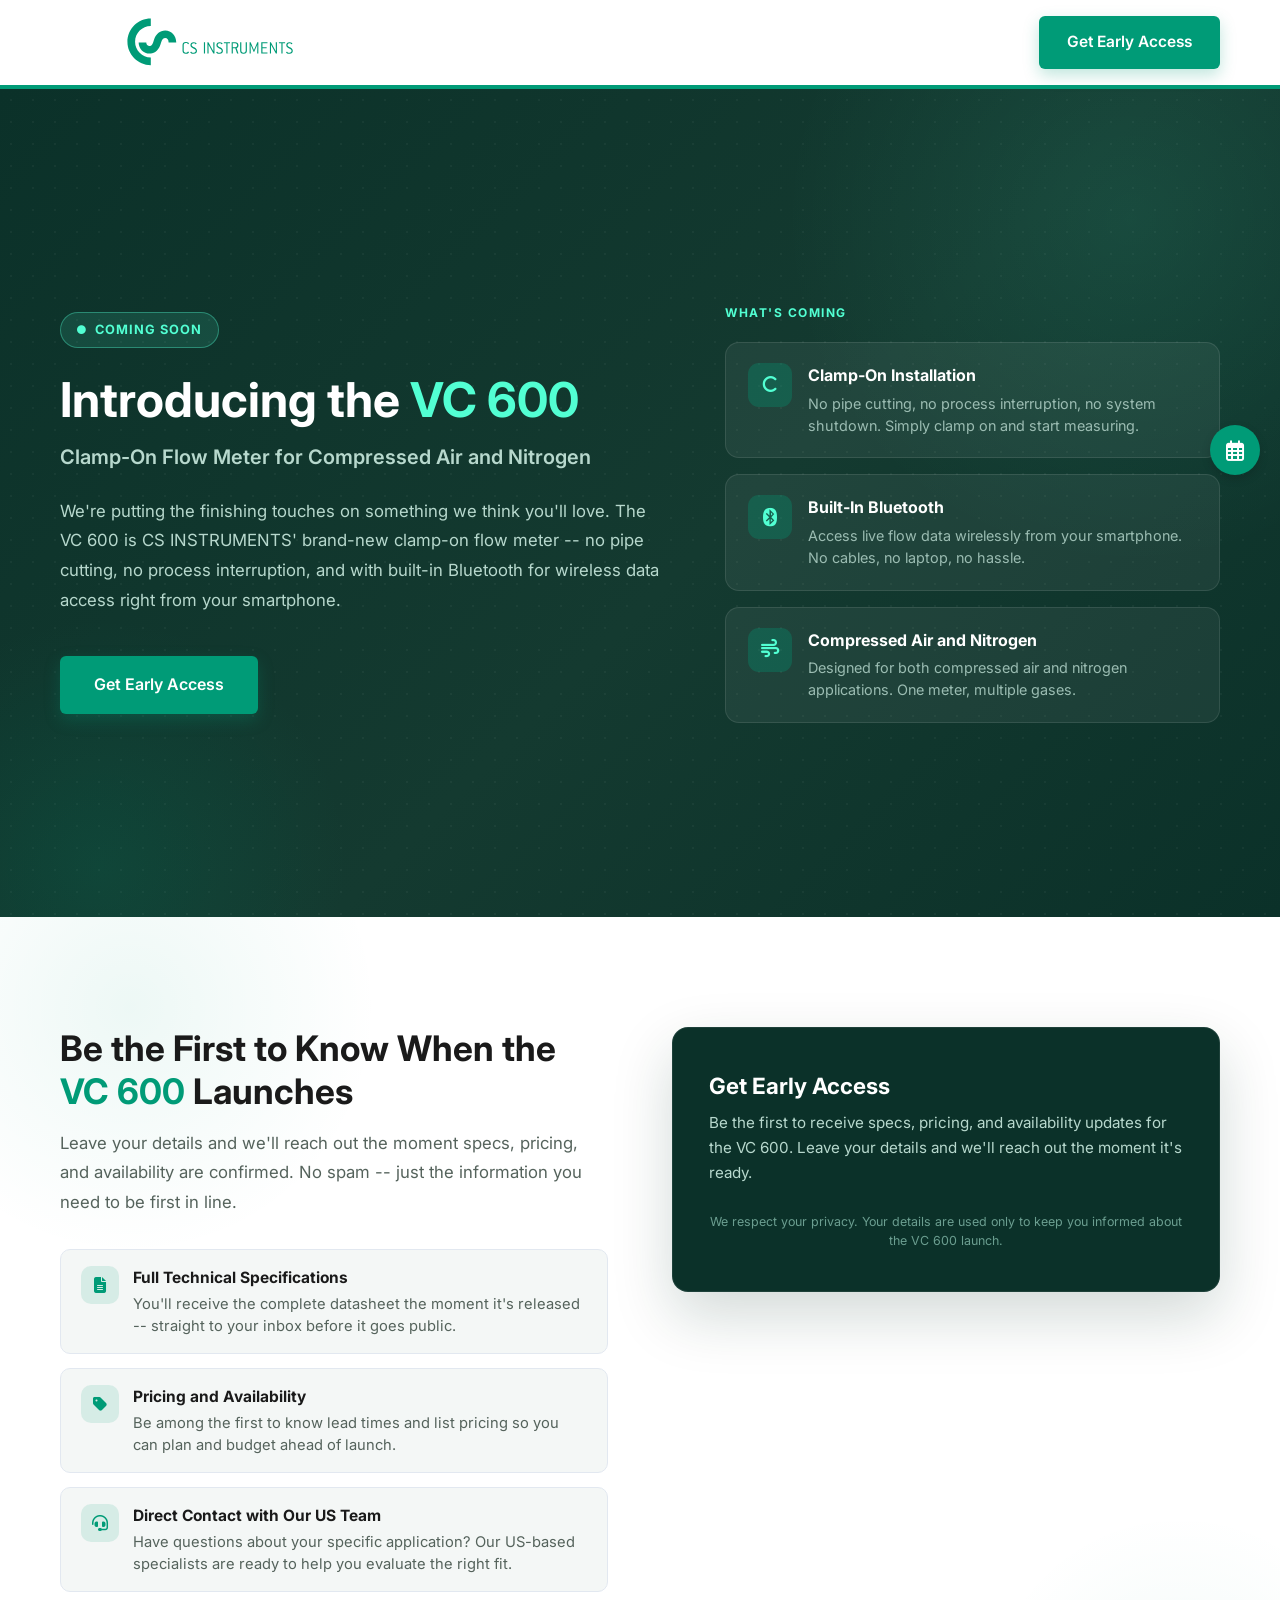
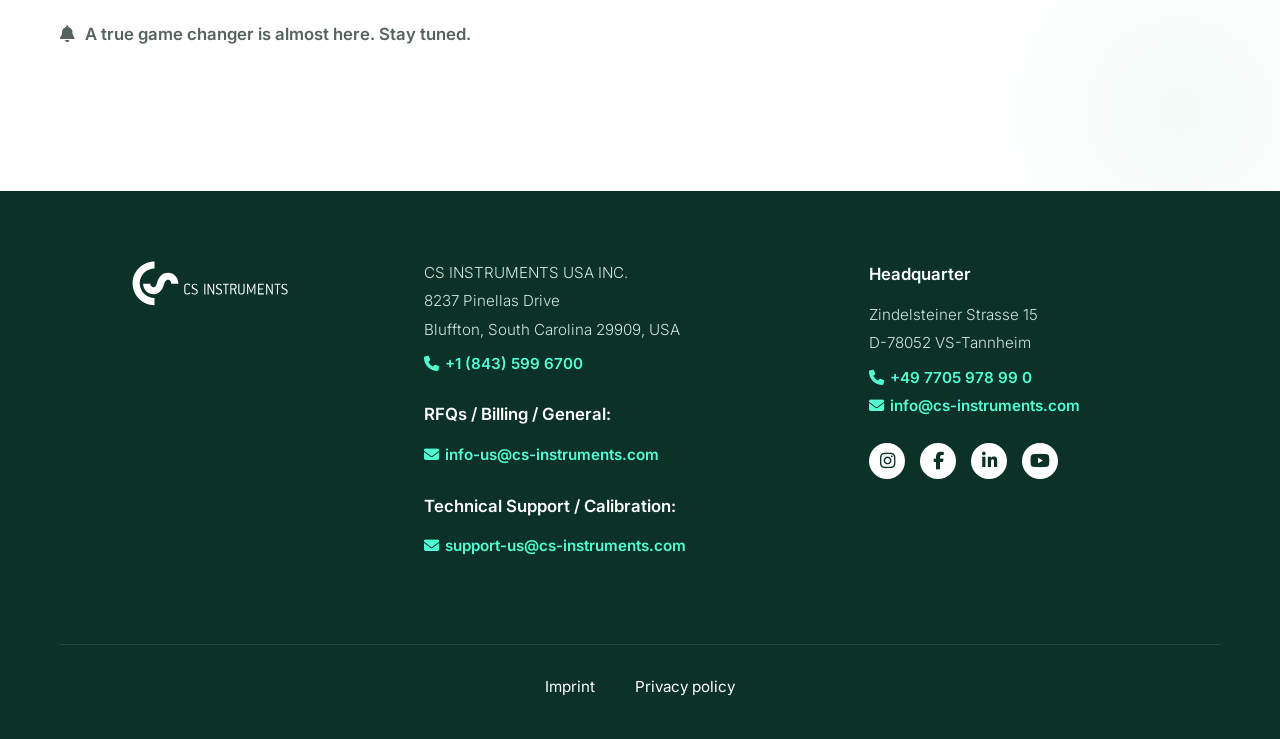
<file: vc-600-early-access/index.html>
<!DOCTYPE html>
<html lang="en">
<head>
    <meta charset="UTF-8">
    <meta name="viewport" content="width=device-width, initial-scale=1.0">
    <title>VC 600 Clamp-On Flow Meter - Coming Soon | CS INSTRUMENTS</title>
    <meta name="description" content="The VC 600 is CS INSTRUMENTS' brand-new clamp-on flow meter for compressed air and nitrogen. No pipe cutting, no process interruption, built-in Bluetooth.">
    <link rel="preconnect" href="https://fonts.googleapis.com">
    <link rel="preconnect" href="https://fonts.gstatic.com" crossorigin>
    <link href="https://fonts.googleapis.com/css2?family=Inter:wght@300;400;600;700&display=swap" rel="stylesheet">
    <link rel="stylesheet" href="https://cdnjs.cloudflare.com/ajax/libs/font-awesome/6.4.0/css/all.min.css">
    <script src="https://js.hsforms.net/forms/embed/43972642.js" defer></script>
    <style>
        :root {
            --primary:      #009b77;
            --primary-dark: #007f61;
            --mint:         #52ffd3;
            --dark-forest:  #0b3129;
            --light-bg:     #f4f7f6;
            --text-dark:    #2d3748;
            --border:       #e2e8f0;
            --muted-teal:   #b7d8cd;
        }

        * { box-sizing: border-box; margin: 0; padding: 0; }
        html { scroll-behavior: smooth; }

        @media (prefers-reduced-motion: reduce) {
            html { scroll-behavior: auto; }
            *, *::before, *::after {
                animation-duration: 0.001ms !important;
                animation-iteration-count: 1 !important;
                transition-duration: 0.001ms !important;
            }
        }

        body {
            font-family: 'Inter', sans-serif;
            color: var(--text-dark);
            line-height: 1.6;
            background: #ffffff;
            overflow-x: hidden;
        }

        .container { max-width: 1200px; margin: 0 auto; padding: 0 20px; }

        /* ---- SCROLL REVEAL ---- */
        .reveal {
            opacity: 0;
            transform: translateY(40px);
            transition: opacity 0.8s cubic-bezier(0.22, 1, 0.36, 1),
                        transform 0.8s cubic-bezier(0.22, 1, 0.36, 1);
            will-change: opacity, transform;
        }
        .reveal.is-visible { opacity: 1; transform: translateY(0); }
        .reveal.delay-1 { transition-delay: 0.1s; }
        .reveal.delay-2 { transition-delay: 0.2s; }
        .reveal.delay-3 { transition-delay: 0.3s; }
        .reveal.delay-4 { transition-delay: 0.4s; }

        /* ---- HEADER ---- */
        header {
            background: rgba(255,255,255,0.92);
            backdrop-filter: saturate(180%) blur(10px);
            -webkit-backdrop-filter: saturate(180%) blur(10px);
            padding: 16px 0;
            border-bottom: 4px solid var(--primary);
            position: sticky; top: 0; z-index: 1000;
            transition: box-shadow 0.3s ease;
        }
        header.scrolled { box-shadow: 0 6px 24px rgba(0,0,0,0.07); }
        .header-inner {
            display: flex;
            justify-content: space-between;
            align-items: center;
            gap: 20px;
        }
        .logo-link { display: inline-block; text-decoration: none; }
        .logo {
            height: 48px; width: auto; display: block;
            fill: #009b77;
            transition: transform 0.3s ease, opacity 0.3s ease;
        }
        .logo-link:hover .logo { transform: scale(1.04); opacity: 0.9; }

        /* ---- BUTTONS ---- */
        .btn {
            position: relative; display: inline-block;
            background: var(--primary); color: #ffffff;
            padding: 14px 28px; font-weight: 600; text-decoration: none;
            border-radius: 6px; border: none; cursor: pointer;
            font-size: 0.97rem; font-family: 'Inter', sans-serif;
            overflow: hidden;
            transition: background 0.25s ease, transform 0.2s ease, box-shadow 0.25s ease;
            box-shadow: 0 6px 16px rgba(0,155,119,0.25);
        }
        .btn:hover {
            background: var(--primary-dark);
            transform: translateY(-3px);
            box-shadow: 0 12px 24px rgba(0,155,119,0.35);
        }
        .btn:active { transform: translateY(-1px) scale(0.98); }
        .btn-outline {
            background: transparent;
            color: var(--primary);
            border: 2px solid var(--primary);
            box-shadow: none;
        }
        .btn-outline:hover { background: var(--primary); color: #ffffff; }
        .ripple {
            position: absolute; border-radius: 50%;
            background: rgba(255,255,255,0.55); transform: scale(0);
            animation: rippleEffect 0.6s linear; pointer-events: none;
        }
        @keyframes rippleEffect { to { transform: scale(4); opacity: 0; } }

        /* ---- HERO ---- */
        .hero {
            min-height: 92vh;
            background: linear-gradient(135deg, var(--dark-forest) 0%, #143a30 55%, var(--dark-forest) 100%);
            color: #ffffff;
            position: relative; overflow: hidden;
            display: flex; align-items: center;
            padding: 110px 0 90px;
        }
        .hero::before {
            content: ''; position: absolute; inset: 0;
            background-image: radial-gradient(rgba(255,255,255,0.04) 1px, transparent 1px);
            background-size: 22px 22px; pointer-events: none;
        }
        .hero-glow-tr {
            position: absolute;
            width: 700px; height: 700px; border-radius: 50%;
            background: radial-gradient(circle, rgba(82,255,211,0.09) 0%, rgba(82,255,211,0) 70%);
            top: -220px; right: -200px; pointer-events: none;
        }
        .hero-glow-bl {
            position: absolute;
            width: 500px; height: 500px; border-radius: 50%;
            background: radial-gradient(circle, rgba(0,155,119,0.14) 0%, rgba(0,155,119,0) 70%);
            bottom: -200px; left: -150px; pointer-events: none;
        }
        .hero-grid {
            position: relative; z-index: 1;
            display: grid;
            grid-template-columns: 1.1fr 0.9fr;
            gap: 60px;
            align-items: center;
        }
        .hero-badge {
            display: inline-flex; align-items: center; gap: 8px;
            background: rgba(82,255,211,0.12);
            border: 1px solid rgba(82,255,211,0.35);
            color: var(--mint);
            font-size: 0.8rem; font-weight: 700; letter-spacing: 1px;
            text-transform: uppercase; padding: 7px 16px;
            border-radius: 20px; margin-bottom: 24px;
            opacity: 0; animation: heroFadeUp 0.8s cubic-bezier(0.22,1,0.36,1) 0s forwards;
        }
        .hero-badge i { animation: pulseDot 1.8s ease-in-out infinite; }
        @keyframes pulseDot {
            0%, 100% { opacity: 1; transform: scale(1); }
            50%       { opacity: 0.4; transform: scale(0.8); }
        }
        .hero-content h1 {
            font-size: 3rem; font-weight: 700; line-height: 1.17;
            margin-bottom: 12px; color: #ffffff;
            opacity: 0; animation: heroFadeUp 0.9s cubic-bezier(0.22,1,0.36,1) 0.1s forwards;
        }
        .hero-content h1 span { color: var(--mint); }
        .hero-subtitle {
            font-size: 1.25rem; color: var(--muted-teal); font-weight: 600;
            margin-bottom: 24px;
            opacity: 0; animation: heroFadeUp 0.9s cubic-bezier(0.22,1,0.36,1) 0.25s forwards;
        }
        .hero-desc {
            font-size: 1.05rem; color: var(--muted-teal); line-height: 1.78;
            margin-bottom: 40px;
            opacity: 0; animation: heroFadeUp 0.9s cubic-bezier(0.22,1,0.36,1) 0.4s forwards;
        }
        .hero-cta-row {
            display: flex; gap: 14px; flex-wrap: wrap; align-items: center;
            opacity: 0; animation: heroFadeUp 0.9s cubic-bezier(0.22,1,0.36,1) 0.55s forwards;
        }
        .btn-lg { padding: 16px 34px; font-size: 1rem; }
        .btn-ghost {
            background: transparent; color: #ffffff;
            border: 2px solid rgba(255,255,255,0.30); box-shadow: none;
            padding: 16px 34px; font-size: 1rem;
        }
        .btn-ghost:hover {
            border-color: var(--mint); color: var(--mint);
            background: rgba(82,255,211,0.08); transform: translateY(-3px);
        }
        @keyframes heroFadeUp {
            from { opacity: 0; transform: translateY(28px); }
            to   { opacity: 1; transform: translateY(0); }
        }

        /* Hero teaser panel */
        .hero-teaser {
            opacity: 0; animation: heroFadeUp 1s cubic-bezier(0.22,1,0.36,1) 0.45s forwards;
            display: flex; flex-direction: column; gap: 16px;
        }
        .teaser-label {
            font-size: 0.75rem; font-weight: 700; letter-spacing: 1.5px;
            text-transform: uppercase; color: var(--mint);
            margin-bottom: 4px; display: block;
        }
        .teaser-card {
            display: flex; align-items: flex-start; gap: 16px;
            background: rgba(255,255,255,0.06);
            border: 1px solid rgba(255,255,255,0.10);
            border-radius: 14px; padding: 20px 22px;
            transition: background 0.3s ease, border-color 0.3s ease, transform 0.3s ease;
        }
        .teaser-card:hover {
            background: rgba(255,255,255,0.10);
            border-color: rgba(82,255,211,0.30);
            transform: translateX(4px);
        }
        .teaser-icon {
            flex-shrink: 0; width: 44px; height: 44px; border-radius: 11px;
            background: rgba(0,155,119,0.30); color: var(--mint);
            display: flex; align-items: center; justify-content: center;
            font-size: 1.15rem;
        }
        .teaser-card h4 { font-size: 1rem; font-weight: 700; color: #ffffff; margin-bottom: 4px; }
        .teaser-card p  { font-size: 0.90rem; color: #9bbcb2; line-height: 1.55; margin: 0; }



        /* ---- FORM SECTION ---- */
        .form-section {
            padding: 110px 0;
            background: #ffffff;
            position: relative; overflow: hidden;
        }
        .form-section::before {
            content: ''; position: absolute;
            width: 500px; height: 500px; border-radius: 50%;
            background: radial-gradient(circle, rgba(0,155,119,0.07) 0%, rgba(0,155,119,0) 70%);
            top: -160px; left: -120px; pointer-events: none;
        }
        .form-section::after {
            content: ''; position: absolute;
            width: 400px; height: 400px; border-radius: 50%;
            background: radial-gradient(circle, rgba(0,155,119,0.05) 0%, rgba(0,155,119,0) 70%);
            bottom: -120px; right: -100px; pointer-events: none;
        }
        .form-layout {
            position: relative; z-index: 1;
            display: grid; grid-template-columns: 1fr 1fr;
            gap: 64px; align-items: start;
        }
        .form-info h2 {
            font-size: 2.2rem; font-weight: 700; color: #1a1a1a;
            line-height: 1.22; margin-bottom: 16px;
        }
        .form-info h2 span { color: var(--primary); }
        .form-info > p {
            font-size: 1.05rem; color: #55635c;
            line-height: 1.75; margin-bottom: 32px;
        }
        .form-bullets { display: flex; flex-direction: column; gap: 14px; }
        .form-bullet {
            display: flex; align-items: flex-start; gap: 14px;
            background: var(--light-bg);
            border: 1px solid var(--border);
            border-radius: 10px; padding: 16px 20px;
            transition: background 0.3s ease, border-color 0.3s ease, transform 0.3s ease;
        }
        .form-bullet:hover {
            background: #ffffff;
            border-color: var(--primary);
            transform: translateX(4px);
            box-shadow: 0 4px 16px rgba(0,155,119,0.08);
        }
        .form-bullet-icon {
            flex-shrink: 0; width: 38px; height: 38px; border-radius: 10px;
            background: rgba(0,155,119,0.12); color: var(--primary);
            display: flex; align-items: center; justify-content: center;
            font-size: 1rem;
        }
        .form-bullet-text strong {
            color: #1a1a1a; font-size: 0.97rem; display: block; margin-bottom: 2px;
        }
        .form-bullet-text p {
            color: #55635c; font-size: 0.92rem; line-height: 1.5; margin: 0;
        }
        .staytuned-line {
            display: flex; align-items: center; gap: 10px; margin-top: 28px;
            font-size: 1rem; color: var(--primary); font-weight: 600;
        }

        /* ---- VC 600 FORM CARD ---- */
        .vc600-form-card {
            background: var(--dark-forest);
            border: 1px solid rgba(255,255,255,0.08);
            border-radius: 16px; padding: 40px 36px;
            box-shadow: 0 24px 60px rgba(11,49,41,0.18);
        }
        .vc600-form-card h3 {
            color: #ffffff; font-size: 1.4rem; font-weight: 700; margin-bottom: 6px;
        }
        .vc600-form-card .form-sub-light {
            color: var(--muted-teal); font-size: 0.95rem;
            margin-bottom: 28px; line-height: 1.65;
        }

        /* HubSpot form overrides -- labels */
        .vc600-form-card .hs-form-field > label,
        .vc600-form-card .hs-form-field legend,
        .vc600-form-card label {
            color: #ffffff !important; font-size: 0.88rem !important;
            font-weight: 600 !important; letter-spacing: 0.3px !important;
            margin-bottom: 6px !important; display: block !important;
        }
        .vc600-form-card .hs-form-required { color: var(--mint) !important; }

        /* inputs */
        .vc600-form-card .hs-form-field input:not([type=submit]):not([type=checkbox]):not([type=radio]),
        .vc600-form-card .hs-form-field select,
        .vc600-form-card .hs-form-field textarea {
            background: rgba(255,255,255,0.12) !important;
            border: 1px solid rgba(255,255,255,0.28) !important;
            border-radius: 8px !important; color: #ffffff !important;
            padding: 11px 14px !important; font-size: 0.95rem !important;
            width: 100% !important; font-family: 'Inter', sans-serif !important;
            transition: border-color 0.2s ease, background 0.2s ease !important;
        }
        .vc600-form-card .hs-form-field input::placeholder,
        .vc600-form-card .hs-form-field textarea::placeholder {
            color: rgba(255,255,255,0.35) !important;
        }
        .vc600-form-card .hs-form-field input:focus:not([type=submit]),
        .vc600-form-card .hs-form-field select:focus,
        .vc600-form-card .hs-form-field textarea:focus {
            border-color: var(--mint) !important;
            background: rgba(255,255,255,0.18) !important;
            outline: none !important;
            box-shadow: 0 0 0 3px rgba(82,255,211,0.15) !important;
        }
        .vc600-form-card select {
            background: rgba(255,255,255,0.15) !important;
            color: #ffffff !important;
        }
        .vc600-form-card select option {
            background: var(--dark-forest) !important; color: #ffffff !important;
        }

        /* submit */
        .vc600-form-card input[type=submit],
        .vc600-form-card .hs-button {
            background: var(--primary) !important;
            color: #ffffff !important; border: none !important;
            border-radius: 8px !important; padding: 14px 28px !important;
            font-size: 1rem !important; font-weight: 700 !important;
            width: 100% !important; cursor: pointer !important;
            margin-top: 8px !important;
            box-shadow: 0 6px 18px rgba(0,155,119,0.35) !important;
            font-family: 'Inter', sans-serif !important;
            transition: background 0.25s ease, transform 0.2s ease !important;
        }
        .vc600-form-card input[type=submit]:hover,
        .vc600-form-card .hs-button:hover {
            background: var(--primary-dark) !important;
            transform: translateY(-2px) !important;
            box-shadow: 0 10px 26px rgba(0,155,119,0.45) !important;
        }

        /* errors */
        .vc600-form-card .hs-error-msg,
        .vc600-form-card .hs-error-msgs li {
            color: #ffb3b3 !important; font-size: 0.82rem !important;
            margin-top: 4px !important;
        }

        /* spacing / layout */
        .vc600-form-card .hs-form-field { margin-bottom: 16px !important; }
        .vc600-form-card .hs-form          { width: 100% !important; }
        .vc600-form-card fieldset          { max-width: 100% !important; border: none !important; padding: 0 !important; }
        .vc600-form-card .form-columns-2 .hs-form-field         { width: 48% !important; display: inline-block !important; }
        .vc600-form-card .form-columns-2 .hs-form-field + .hs-form-field { margin-left: 4% !important; }

        .form-disclaimer-light {
            font-size: 0.78rem; color: #6b9e90;
            margin-top: 16px; text-align: center; line-height: 1.5;
        }

        /* ---- FOOTER ---- */
        footer {
            background: var(--dark-forest); color: #ffffff;
            padding: 70px 0 40px; font-size: 0.95rem;
        }
        .footer-grid {
            display: grid; grid-template-columns: 1.2fr 1.5fr 1.3fr;
            gap: 40px; margin-bottom: 60px;
        }
        .footer-col h4 { font-size: 1.05rem; font-weight: 600; margin-bottom: 15px; color: #ffffff; }
        .footer-col p { color: #cfe6de; margin-bottom: 8px; font-weight: 300; }
        .footer-col a {
            color: var(--mint); text-decoration: none;
            font-weight: 600; transition: color 0.2s ease;
        }
        .footer-col a:hover { color: #ffffff; }
        .footer-logo {
            height: 45px; width: auto; margin-left: 0;
            margin-bottom: 20px; display: block;
            fill: #ffffff;
            transition: transform 0.3s ease, opacity 0.3s ease;
        }
        .footer-logo:hover { transform: scale(1.05); opacity: 0.9; }
        .contact-item { margin-bottom: 25px; }
        .contact-item p { margin-bottom: 4px; }
        .social-links { margin-top: 25px; display: flex; gap: 15px; }
        .social-icon {
            display: flex; align-items: center; justify-content: center;
            width: 36px; height: 36px; background: #ffffff;
            color: var(--dark-forest) !important; border-radius: 50%; font-size: 1.1rem;
            transition: transform 0.25s ease, background 0.25s ease,
                        color 0.25s ease, box-shadow 0.25s ease;
        }
        .social-icon:hover {
            transform: scale(1.15) translateY(-2px);
            background: var(--primary); color: #ffffff !important;
            box-shadow: 0 8px 18px rgba(0,155,119,0.4);
        }
        .footer-bottom {
            border-top: 1px solid rgba(255,255,255,0.1);
            padding-top: 30px;
            display: flex; justify-content: center; gap: 40px;
        }
        .footer-bottom a {
            color: #ffffff; text-decoration: none; font-size: 0.95rem;
            font-weight: 400; transition: color 0.2s ease;
        }
        .footer-bottom a:hover { text-decoration: underline; color: var(--mint); }

        /* ---- FLOATING SCHEDULER ---- */
        .sidebar-widget-container {
            position: fixed; right: 20px; top: 50%; transform: translateY(-50%);
            z-index: 9999; display: flex; flex-direction: column; align-items: flex-end;
            font-family: 'Inter', sans-serif;
        }
        .scheduler-trigger-btn {
            position: relative;
            width: 50px; height: 50px; background: var(--primary); color: #ffffff;
            border-radius: 50%; display: flex; align-items: center; justify-content: center;
            cursor: pointer; box-shadow: 0 4px 10px rgba(0,0,0,0.15); font-size: 1.3rem;
            transition: background 0.2s ease, transform 0.2s ease;
        }
        .scheduler-trigger-btn::after {
            content: ''; position: absolute; inset: 0; border-radius: 50%;
            box-shadow: 0 0 0 0 rgba(0,155,119,0.5);
            animation: schedulerPulse 2.4s ease-out infinite;
        }
        @keyframes schedulerPulse {
            0%   { box-shadow: 0 0 0 0 rgba(0,155,119,0.5); }
            70%  { box-shadow: 0 0 0 16px rgba(0,155,119,0); }
            100% { box-shadow: 0 0 0 0 rgba(0,155,119,0); }
        }
        .scheduler-trigger-btn:hover { background: var(--primary-dark); transform: scale(1.08); }
        .scheduler-flyout {
            position: absolute; right: 0; bottom: 60px; width: 300px;
            background: #f7fbfc; border-radius: 12px;
            box-shadow: 0 10px 30px rgba(0,0,0,0.15); padding: 30px 24px 24px;
            display: none; animation: fadeInUp 0.3s ease-out forwards;
        }
        @keyframes fadeInUp {
            from { opacity: 0; transform: translateY(10px); }
            to   { opacity: 1; transform: translateY(0); }
        }
        .scheduler-flyout .close-btn {
            position: absolute; top: 14px; right: 14px; background: none; border: none;
            font-size: 1.1rem; color: #1a1a1a; cursor: pointer; font-weight: 700;
            transition: transform 0.2s ease, color 0.2s ease;
        }
        .scheduler-flyout .close-btn:hover { transform: rotate(90deg); color: var(--primary); }
        .scheduler-flyout h3 { font-size: 1.15rem; font-weight: 700; color: #2c3e35; margin-bottom: 12px; }
        .scheduler-flyout p { font-size: 0.93rem; color: #55635c; line-height: 1.55; margin-bottom: 22px; }
        .book-now-link { text-decoration: none; display: block; width: 100%; }
        .book-now-btn {
            width: 100%; background: var(--primary); color: #ffffff; border: none;
            padding: 14px 20px; border-radius: 30px; font-size: 0.97rem; font-weight: 600;
            display: flex; align-items: center; justify-content: space-between;
            cursor: pointer; transition: background 0.2s ease, transform 0.2s ease;
        }
        .book-now-btn:hover { background: var(--primary-dark); transform: translateY(-2px); }
        .book-now-btn i { transition: transform 0.2s ease; }
        .book-now-btn:hover i { transform: translateX(4px); }

        /* ---- RESPONSIVE ---- */
        @media (max-width: 900px) {
            .hero-grid, .form-layout {
                grid-template-columns: 1fr; gap: 48px;
            }
            .hero { min-height: auto; padding: 90px 0 70px; }
            .form-section { padding: 90px 0; }
        }
        @media (max-width: 768px) {
            .footer-grid { grid-template-columns: 1fr; gap: 36px; }
        }
        @media (max-width: 600px) {
            .hero-content h1 { font-size: 2.2rem; }
            .section-title { font-size: 1.75rem; }
            .form-info h2 { font-size: 1.8rem; }
            .sidebar-widget-container { right: 12px; }
            .vc600-form-card { padding: 28px 20px; }
            .hero-cta-row { flex-direction: column; align-items: flex-start; }
        }
    </style>
</head>
<body>

    <!-- CS INSTRUMENTS SVG Logo Symbol -->
    <svg width="0" height="0" style="position:absolute" aria-hidden="true" focusable="false">
        <symbol id="cs-logo" viewBox="0 0 180 52"><path d="M.557 25.798c0 13.94 11.332 25.317 25.317 25.317v-8.274c-9.399 0-17.043-7.645-17.043-17.043S16.475 8.755 25.874 8.755V.525C11.934.526.557 11.859.557 25.799Zm28.6-1.799-.585 1.889c-1.35 4.317-3.193 4.317-3.957 4.317-2.159 0-3.643-1.574-3.643-3.777h-8.274c0 6.745 5.216 12.051 11.917 12.051 3.237 0 9.083-1.304 11.826-10.073l.585-1.889c.99-3.147 2.518-4.721 4.497-4.721 2.203 0 3.642 1.799 3.642 4.632h8.274c0-7.375-5.126-12.906-11.916-12.906-5.756-.045-10.253 3.777-12.367 10.477ZM67.2 37.04c0 .63-1.17 1.709-3.013 1.709h-.585c-2.068 0-3.372-1.304-3.372-3.193v-6.25c0-1.89 1.304-3.193 3.372-3.193h.585c1.798 0 3.013 1.034 3.013 1.709 0 .045-.045.134-.135.134l-.81.405h-.09c-.045 0-.09 0-.135-.09-.584-.584-.989-1.079-1.843-1.079h-.585c-1.17 0-2.068.9-2.068 2.069v6.25c0 1.17.899 2.069 2.068 2.069h.585c.45 0 .944-.18 1.259-.495.45-.405.584-.72.72-.72h.09l.809.405c.135.135.135.18.135.27Zm2.968-7.78c0 .855.584 1.53 1.843 2.114.99.45 1.844.854 2.563 1.35.9.719 1.35 1.663 1.35 2.877 0 1.889-1.305 3.193-3.418 3.193h-.855c-1.843 0-3.012-1.08-3.012-1.709 0-.09.044-.135.135-.135l.809-.45h.09c.09 0 .09.045.135.09.54.585.944 1.08 1.843 1.08h.855c1.169 0 2.113-.9 2.113-2.069 0-1.304-.989-1.799-2.653-2.608-2.023-.99-3.148-1.664-3.148-3.643 0-1.888 1.305-3.192 3.373-3.192h.315c1.844 0 3.013 1.079 3.013 1.709 0 .044-.045.09-.135.134l-.81.405h-.09c-.044 0-.09 0-.134-.09-.54-.584-.945-1.079-1.844-1.079h-.315c-1.124 0-2.023.854-2.023 2.024Zm14.3 9.309h-.9c-.135 0-.18-.045-.18-.18V26.517c0-.134.045-.18.18-.18h.9c.134 0 .18.046.18.18v11.827c0 .135-.046.225-.18.225Zm10.207 0h-.854l-.18-.09-5.216-9.578h-.045l.09 9.488c0 .135-.045.18-.18.18h-.9c-.135 0-.18-.045-.18-.18V26.517c0-.134.045-.18.18-.18h.855l.18.09 5.216 9.624h.045l-.135-9.534c0-.134.045-.18.18-.18h.944c.135 0 .18.046.18.18v11.827c.045.135-.045.225-.18.225Zm3.598-9.308c0 .854.584 1.529 1.843 2.113.99.45 1.844.854 2.564 1.35.899.719 1.349 1.663 1.349 2.877 0 1.889-1.304 3.193-3.418 3.193h-.854c-1.844 0-3.013-1.08-3.013-1.709 0-.09.045-.135.135-.135l.81-.45h.089c.09 0 .09.045.135.09.54.585.944 1.08 1.844 1.08h.854c1.169 0 2.114-.9 2.114-2.069 0-1.304-.99-1.799-2.654-2.608-2.023-.99-3.147-1.664-3.147-3.643 0-1.888 1.304-3.192 3.372-3.192h.315c1.844 0 3.013 1.079 3.013 1.709 0 .044-.045.09-.135.134l-.809.405h-.09c-.045 0-.09 0-.135-.09-.54-.584-.945-1.079-1.844-1.079h-.315a2.015 2.015 0 0 0-2.023 2.024Zm13.22-1.844h-2.338c-.135 0-.18.045-.18.18v10.747c0 .135-.045.18-.18.18h-.899c-.135 0-.18-.045-.18-.18V27.642c0-.135-.045-.18-.18-.18h-2.338c-.135 0-.18-.045-.18-.18v-.72c0-.134.045-.18.18-.18h6.295c.135 0 .18.046.18.18v.675c0 .135-.045.18-.18.18Zm8.185 4.677c.764-.675 1.169-1.484 1.169-2.159v-.225c0-2.068-1.349-3.372-3.418-3.372h-3.777c-.135 0-.18.045-.18.18v11.781c0 .135.045.18.18.18h.899c.135 0 .18-.045.18-.18v-5.261c0-.135.045-.18.18-.18h2.428c.09.045.135.09.135.135l1.844 5.396a.62.62 0 0 0 .18.135h1.034c.09 0 .18-.045.18-.135 0-.045 0-.045.09-.045l-1.934-5.62v-.046c0-.18.36-.225.81-.584Zm-2.384-.36h-2.473c-.135 0-.18-.045-.18-.18v-3.957c0-.135.045-.18.18-.18h2.473c1.169 0 2.114.9 2.114 2.068v.135c0 1.214-.945 2.114-2.114 2.114Zm9.309 7.015h-.585c-2.068 0-3.373-1.304-3.373-3.193v-9.038c0-.135.045-.18.18-.18h.945c.135 0 .18.045.18.18v9.038c0 1.17.899 2.069 2.068 2.069h.585a2.092 2.092 0 0 0 2.068-2.069v-9.038c0-.135.045-.18.18-.18h.944c.135 0 .18.045.18.18v9.038c.045 1.889-1.304 3.193-3.372 3.193Zm11.332-2.159c0 .045-.09.09-.18.135h-.315c-.09 0-.135-.045-.18-.135l-3.238-7.69.135 9.444c0 .135-.045.18-.18.18h-.899c-.135 0-.18-.045-.18-.18V26.517c0-.134.045-.18.18-.18h.899c.09 0 .135.09.18.136l3.463 8.184h.045l3.462-8.184c0-.045.09-.09.18-.135h.9c.135 0 .18.045.18.18v11.826c0 .135-.045.18-.18.18h-.9c-.135 0-.18-.045-.18-.18l.135-9.488-3.327 7.734ZM152.1 38.57h-6.386c-.135 0-.18-.045-.18-.18V26.517c0-.134.045-.18.18-.18h6.386c.135 0 .18.046.18.18v.72c0 .135-.045.18-.18.18h-5.082c-.135 0-.18.045-.18.18v3.957c0 .135.045.18.18.18h4.182c.135 0 .18.045.18.18v.72c0 .134-.045.18-.18.18h-4.182c-.135 0-.18.044-.18.179v4.182c0 .135.045.18.18.18h5.082c.135 0 .18.09.18.18v.72c0 .224-.045.314-.18.314Zm10.252 0h-.854l-.18-.09-5.216-9.578h-.045l.09 9.488c0 .135-.045.18-.18.18h-.899c-.135 0-.18-.045-.18-.18V26.517c0-.134.045-.18.18-.18h.854l.18.09 5.216 9.624h.045l-.135-9.534c0-.134.045-.18.18-.18h.944c.135 0 .18.046.18.18v11.827c0 .135-.045.225-.18.225Zm8.769-11.152h-2.338c-.135 0-.18.045-.18.18v10.747c0 .135-.045.18-.18.18h-.899c-.135 0-.18-.045-.18-.18V27.642c0-.135-.045-.18-.18-.18h-2.338c-.135 0-.18-.045-.18-.18v-.72c0-.134.045-.18.18-.18h6.385c.135 0 .18.046.18.18v.675c-.045.135-.135.18-.27.18Zm2.833 1.844c0 .854.585 1.529 1.844 2.113.989.45 1.844.854 2.563 1.35.899.719 1.349 1.663 1.349 2.877 0 1.889-1.304 3.193-3.417 3.193h-.855c-1.844 0-3.013-1.08-3.013-1.709 0-.09.045-.135.135-.135l.81-.45h.09c.09 0 .09.045.134.09.54.585.945 1.08 1.844 1.08h.855c1.169 0 2.113-.9 2.113-2.069 0-1.304-.989-1.799-2.653-2.608-2.024-.99-3.148-1.664-3.148-3.643 0-1.888 1.304-3.192 3.373-3.192h.315c1.843 0 3.012 1.079 3.012 1.709 0 .044-.045.09-.134.134l-.81.405h-.09c-.045 0-.09 0-.135-.09-.539-.584-.944-1.079-1.843-1.079h-.315a2.015 2.015 0 0 0-2.024 2.024Z"/></symbol>
    </svg>

    <!-- ==== HEADER ==== -->
    <header id="siteHeader">
        <div class="container">
            <div class="header-inner">
                <a href="https://www.cs-instruments.com/us" target="_blank" class="logo-link" aria-label="CS INSTRUMENTS homepage">
                    <svg class="logo" role="img" aria-label="CS INSTRUMENTS Logo">
                        <use href="#cs-logo" xlink:href="#cs-logo"></use>
                    </svg>
                </a>
                <a href="#early-access" class="btn"
                   onclick="document.getElementById('early-access').scrollIntoView({behavior:'smooth'}); return false;">
                    Get Early Access
                </a>
            </div>
        </div>
    </header>

    <!-- ==== HERO ==== -->
    <section class="hero" aria-label="VC 600 Coming Soon Hero">
        <div class="hero-glow-tr" aria-hidden="true"></div>
        <div class="hero-glow-bl" aria-hidden="true"></div>
        <div class="container">
            <div class="hero-grid">

                <!-- Left: copy -->
                <div class="hero-content">
                    <span class="hero-badge">
                        <i class="fa-solid fa-circle" style="font-size:0.55rem;" aria-hidden="true"></i>
                        Coming Soon
                    </span>
                    <h1>Introducing the <span>VC 600</span></h1>
                    <p class="hero-subtitle">Clamp-On Flow Meter for Compressed Air and Nitrogen</p>
                    <p class="hero-desc">
                        We're putting the finishing touches on something we think you'll love. The VC 600 is
                        CS INSTRUMENTS' brand-new clamp-on flow meter -- no pipe cutting, no process
                        interruption, and with built-in Bluetooth for wireless data access right from your smartphone.
                    </p>
                    <div class="hero-cta-row">
                        <a href="#early-access" class="btn btn-lg"
                           onclick="document.getElementById('early-access').scrollIntoView({behavior:'smooth'}); return false;">
                            Get Early Access
                        </a>

                    </div>
                </div>

                <!-- Right: teaser highlights -->
                <div class="hero-teaser">
                    <span class="teaser-label">What's coming</span>

                    <div class="teaser-card">
                        <div class="teaser-icon" aria-hidden="true">
                            <i class="fa-solid fa-c"></i>
                        </div>
                        <div>
                            <h4>Clamp-On Installation</h4>
                            <p>No pipe cutting, no process interruption, no system shutdown. Simply clamp on and start measuring.</p>
                        </div>
                    </div>

                    <div class="teaser-card">
                        <div class="teaser-icon" aria-hidden="true">
                            <i class="fa-brands fa-bluetooth"></i>
                        </div>
                        <div>
                            <h4>Built-In Bluetooth</h4>
                            <p>Access live flow data wirelessly from your smartphone. No cables, no laptop, no hassle.</p>
                        </div>
                    </div>

                    <div class="teaser-card">
                        <div class="teaser-icon" aria-hidden="true">
                            <i class="fa-solid fa-wind"></i>
                        </div>
                        <div>
                            <h4>Compressed Air and Nitrogen</h4>
                            <p>Designed for both compressed air and nitrogen applications. One meter, multiple gases.</p>
                        </div>
                    </div>
                </div>

            </div>
        </div>
    </section>



    <!-- ==== EARLY ACCESS FORM ==== -->
    <section class="form-section" id="early-access" aria-label="VC 600 early access registration">
        <div class="container">
            <div class="form-layout">

                <!-- Left: copy + bullets -->
                <div class="form-info reveal">
                    <h2>Be the First to Know When the <span>VC 600</span> Launches</h2>
                    <p>
                        Leave your details and we'll reach out the moment specs, pricing, and
                        availability are confirmed. No spam -- just the information you need to
                        be first in line.
                    </p>
                    <div class="form-bullets">
                        <div class="form-bullet">
                            <div class="form-bullet-icon" aria-hidden="true">
                                <i class="fa-solid fa-file-lines"></i>
                            </div>
                            <div class="form-bullet-text">
                                <strong>Full Technical Specifications</strong>
                                <p>You'll receive the complete datasheet the moment it's released -- straight to your inbox before it goes public.</p>
                            </div>
                        </div>
                        <div class="form-bullet">
                            <div class="form-bullet-icon" aria-hidden="true">
                                <i class="fa-solid fa-tag"></i>
                            </div>
                            <div class="form-bullet-text">
                                <strong>Pricing and Availability</strong>
                                <p>Be among the first to know lead times and list pricing so you can plan and budget ahead of launch.</p>
                            </div>
                        </div>
                        <div class="form-bullet">
                            <div class="form-bullet-icon" aria-hidden="true">
                                <i class="fa-solid fa-headset"></i>
                            </div>
                            <div class="form-bullet-text">
                                <strong>Direct Contact with Our US Team</strong>
                                <p>Have questions about your specific application? Our US-based specialists are ready to help you evaluate the right fit.</p>
                            </div>
                        </div>
                    </div>
                    <p class="staytuned-line">
                        <i class="fa-solid fa-bell" aria-hidden="true"></i>
                        A true game changer is almost here. Stay tuned.
                    </p>
                </div>

                <!-- Right: form card with real HubSpot embed -->
                <div class="vc600-form-card reveal delay-2">
                    <h3>Get Early Access</h3>
                    <p class="form-sub-light">
                        Be the first to receive specs, pricing, and availability updates for the VC 600.
                        Leave your details and we'll reach out the moment it's ready.
                    </p>
                    <div class="hs-form-frame"
                         data-region="na1"
                         data-form-id="d0b604f3-4974-4164-9bc0-e10ff580ec1f"
                         data-portal-id="43972642">
                    </div>
                    <p class="form-disclaimer-light">
                        We respect your privacy. Your details are used only to keep you informed about the VC 600 launch.
                    </p>
                </div>

            </div>
        </div>
    </section>

    <!-- ==== FOOTER ==== -->
    <footer>
        <div class="container">
            <div class="footer-grid">

                <!-- Col 1: Logo -->
                <div class="footer-col">
                    <a href="https://www.cs-instruments.com/us" target="_blank" class="logo-link" aria-label="CS INSTRUMENTS homepage">
                        <svg class="footer-logo" role="img" aria-label="CS INSTRUMENTS Logo">
                            <use href="#cs-logo" xlink:href="#cs-logo"></use>
                        </svg>
                    </a>
                </div>

                <!-- Col 2: USA contact -->
                <div class="footer-col">
                    <div class="contact-item">
                        <p>CS INSTRUMENTS USA INC.</p>
                        <p>8237 Pinellas Drive</p>
                        <p>Bluffton, South Carolina 29909, USA</p>
                        <p style="margin-top:10px;">
                            <a href="tel:+18435996700">
                                <i class="fa-solid fa-phone" style="margin-right:6px;" aria-hidden="true"></i>+1 (843) 599 6700
                            </a>
                        </p>
                    </div>
                    <div class="contact-item">
                        <h4>RFQs / Billing / General:</h4>
                        <p>
                            <a href="mailto:info-us@cs-instruments.com">
                                <i class="fa-solid fa-envelope" style="margin-right:6px;" aria-hidden="true"></i>info-us@cs-instruments.com
                            </a>
                        </p>
                    </div>
                    <div class="contact-item">
                        <h4>Technical Support / Calibration:</h4>
                        <p>
                            <a href="mailto:support-us@cs-instruments.com">
                                <i class="fa-solid fa-envelope" style="margin-right:6px;" aria-hidden="true"></i>support-us@cs-instruments.com
                            </a>
                        </p>
                    </div>
                </div>

                <!-- Col 3: Headquarters + social -->
                <div class="footer-col">
                    <div class="contact-item">
                        <h4>Headquarter</h4>
                        <p>Zindelsteiner Strasse 15</p>
                        <p>D-78052 VS-Tannheim</p>
                        <p style="margin-top:10px;">
                            <a href="tel:+497705978990">
                                <i class="fa-solid fa-phone" style="margin-right:6px;" aria-hidden="true"></i>+49 7705 978 99 0
                            </a>
                        </p>
                        <p>
                            <a href="mailto:info@cs-instruments.com">
                                <i class="fa-solid fa-envelope" style="margin-right:6px;" aria-hidden="true"></i>info@cs-instruments.com
                            </a>
                        </p>
                    </div>
                    <div class="social-links">
                        <a href="https://www.instagram.com/cs_instruments_usa/" target="_blank"
                           class="social-icon" aria-label="CS INSTRUMENTS USA on Instagram">
                            <i class="fa-brands fa-instagram" aria-hidden="true"></i>
                        </a>
                        <a href="https://www.facebook.com/share/1BZauUuTW4/" target="_blank"
                           class="social-icon" aria-label="CS INSTRUMENTS USA on Facebook">
                            <i class="fa-brands fa-facebook-f" aria-hidden="true"></i>
                        </a>
                        <a href="https://www.linkedin.com/company/cs-instruments-usa/" target="_blank"
                           class="social-icon" aria-label="CS INSTRUMENTS USA on LinkedIn">
                            <i class="fa-brands fa-linkedin-in" aria-hidden="true"></i>
                        </a>
                        <a href="https://www.youtube.com/channel/UCXd2PHrMidAJj3xIuSd0NKQ" target="_blank"
                           class="social-icon" aria-label="CS INSTRUMENTS USA on YouTube">
                            <i class="fa-brands fa-youtube" aria-hidden="true"></i>
                        </a>
                    </div>
                </div>

            </div><!-- /.footer-grid -->

            <div class="footer-bottom">
                <a href="https://www.cs-instruments.com/us/legal/imprint" target="_blank">Imprint</a>
                <a href="https://www.cs-instruments.com/us/legal/privacy-policy" target="_blank">Privacy policy</a>
            </div>
        </div>
    </footer>

    <!-- ==== FLOATING SCHEDULER WIDGET ==== -->
    <div class="sidebar-widget-container" aria-label="Schedule a meeting">
        <div class="scheduler-flyout" id="schedulerFlyout" role="dialog" aria-modal="false" aria-label="Book an appointment">
            <button class="close-btn" onclick="toggleScheduler()" aria-label="Close scheduler">x</button>
            <h3>Personal Advice</h3>
            <p>Interested in the VC 600 or other CS INSTRUMENTS solutions? Let our team walk you through the options with no obligation.</p>
            <a href="https://meetings.hubspot.com/martin-zeller/one-on-one?uuid=bce3b1bd-ea3d-4226-b9dd-4e5c7e395562"
               target="_blank" class="book-now-link" aria-label="Book an appointment with CS INSTRUMENTS">
                <button class="book-now-btn">
                    <span>Book an Appointment Now</span>
                    <i class="fa-solid fa-arrow-right" aria-hidden="true"></i>
                </button>
            </a>
        </div>
        <div class="sidebar-widget-buttons">
            <div class="scheduler-trigger-btn"
                 onclick="toggleScheduler()"
                 role="button" tabindex="0"
                 aria-label="Open appointment scheduler"
                 onkeydown="if(event.key==='Enter'||event.key===' ')toggleScheduler()">
                <i class="fa-regular fa-calendar-days" aria-hidden="true"></i>
            </div>
        </div>
    </div>

    <script>
        /* Scheduler toggle */
        function toggleScheduler() {
            var flyout = document.getElementById('schedulerFlyout');
            flyout.style.display = (flyout.style.display === 'block') ? 'none' : 'block';
        }

        /* Scroll reveal */
        (function () {
            var els = document.querySelectorAll('.reveal');
            if (!('IntersectionObserver' in window)) {
                els.forEach(function(el) { el.classList.add('is-visible'); });
                return;
            }
            var obs = new IntersectionObserver(function(entries, observer) {
                entries.forEach(function(entry) {
                    if (entry.isIntersecting) {
                        entry.target.classList.add('is-visible');
                        observer.unobserve(entry.target);
                    }
                });
            }, { threshold: 0.14, rootMargin: '0px 0px -40px 0px' });
            els.forEach(function(el) { obs.observe(el); });
        })();

        /* Sticky header shadow */
        (function () {
            var header = document.getElementById('siteHeader');
            if (!header) return;
            function onScroll() { header.classList.toggle('scrolled', window.scrollY > 20); }
            window.addEventListener('scroll', onScroll, { passive: true });
            onScroll();
        })();

        /* Ripple effect on buttons */
        (function () {
            document.querySelectorAll('.btn').forEach(function(btn) {
                btn.addEventListener('click', function(e) {
                    var rect = btn.getBoundingClientRect();
                    var size = Math.max(rect.width, rect.height);
                    var ripple = document.createElement('span');
                    ripple.className = 'ripple';
                    ripple.style.width = ripple.style.height = size + 'px';
                    ripple.style.left = (e.clientX - rect.left - size / 2) + 'px';
                    ripple.style.top  = (e.clientY - rect.top  - size / 2) + 'px';
                    btn.appendChild(ripple);
                    setTimeout(function() { ripple.remove(); }, 600);
                });
            });
        })();
    </script>

</body>
</html>
</file>
